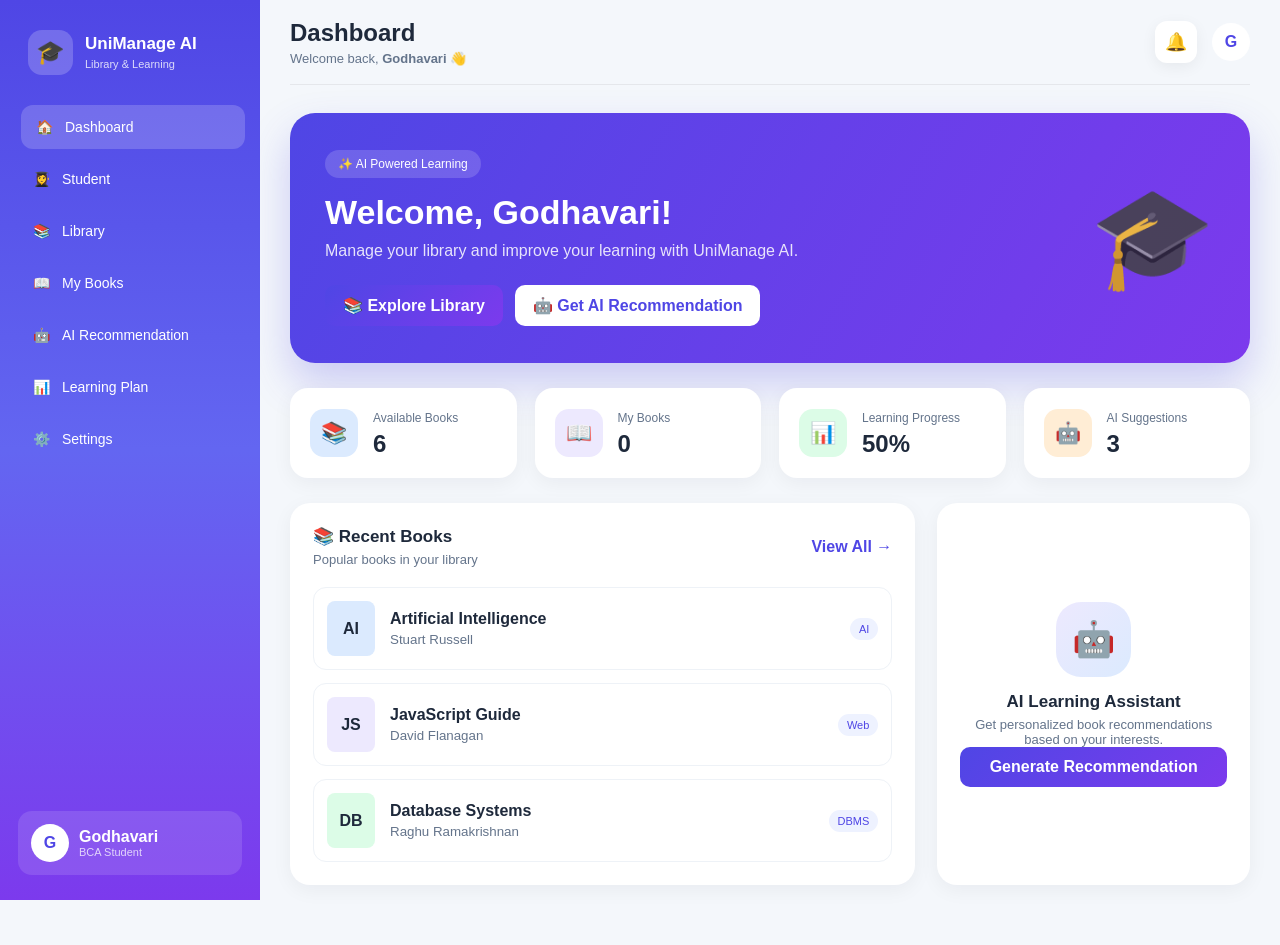
<file: index.html>
<!DOCTYPE html>
<html lang="en">
<head>
    <meta charset="UTF-8">
    <meta name="viewport" content="width=device-width, initial-scale=1.0">
    <title>UniManage AI - Library & Learning</title>
    <link rel="stylesheet" href="style.css">
</head>

<body>

<div class="app">

    <!-- SIDEBAR -->
    <aside class="sidebar">
        <div class="logo">
            <div class="logo-icon">🎓</div>
            <div>
                <h2>UniManage AI</h2>
                <span>Library & Learning</span>
            </div>
        </div>

        <nav>
            <button class="menu active" data-page="dashboard">
                🏠 <span>Dashboard</span>
            </button>

            <button class="menu" data-page="student">
                👩‍🎓 <span>Student</span>
            </button>

            <button class="menu" data-page="library">
                📚 <span>Library</span>
            </button>

            <button class="menu" data-page="mybooks">
                📖 <span>My Books</span>
            </button>

            <button class="menu" data-page="ai">
                🤖 <span>AI Recommendation</span>
            </button>

            <button class="menu" data-page="learning">
                📊 <span>Learning Plan</span>
            </button>

            <button class="menu" data-page="settings">
                ⚙️ <span>Settings</span>
            </button>
        </nav>

        <div class="sidebar-bottom">
            <div class="user-mini">
                <div class="avatar">G</div>
                <div>
                    <strong id="sideName">Godhavari</strong>
                    <small>BCA Student</small>
                </div>
            </div>
        </div>
    </aside>


    <!-- MAIN -->
    <main class="main">

        <!-- TOPBAR -->
        <header class="topbar">
            <div>
                <h2 id="pageTitle">Dashboard</h2>
                <p>Welcome back, <b id="topName">Godhavari</b> 👋</p>
            </div>

            <div class="top-actions">
                <button class="icon-btn" onclick="showNotification()">🔔</button>
                <div class="top-avatar" id="topAvatar">G</div>
            </div>
        </header>


        <!-- ================= DASHBOARD ================= -->
        <section id="dashboard" class="page active-page">

            <div class="hero">
                <div>
                    <span class="badge">✨ AI Powered Learning</span>
                    <h1>Welcome, <span id="dashName">Godhavari</span>!</h1>
                    <p>Manage your library and improve your learning with UniManage AI.</p>

                    <div class="hero-buttons">
                        <button class="primary-btn" onclick="openLibrary()">
                            📚 Explore Library
                        </button>

                        <button class="secondary-btn" onclick="openAI()">
                            🤖 Get AI Recommendation
                        </button>
                    </div>
                </div>

                <div class="hero-icon">🎓</div>
            </div>


            <div class="stats-grid">

                <div class="stat-card">
                    <div class="stat-icon blue">📚</div>
                    <div>
                        <span>Available Books</span>
                        <h2 id="availableCount">6</h2>
                    </div>
                </div>

                <div class="stat-card">
                    <div class="stat-icon purple">📖</div>
                    <div>
                        <span>My Books</span>
                        <h2 id="borrowedCount">0</h2>
                    </div>
                </div>

                <div class="stat-card">
                    <div class="stat-icon green">📊</div>
                    <div>
                        <span>Learning Progress</span>
                        <h2 id="dashProgress">50%</h2>
                    </div>
                </div>

                <div class="stat-card">
                    <div class="stat-icon orange">🤖</div>
                    <div>
                        <span>AI Suggestions</span>
                        <h2 id="aiCount">3</h2>
                    </div>
                </div>

            </div>


            <div class="content-grid">

                <div class="panel">
                    <div class="panel-header">
                        <div>
                            <h3>📚 Recent Books</h3>
                            <p>Popular books in your library</p>
                        </div>

                        <button class="link-btn" onclick="openLibrary()">
                            View All →
                        </button>
                    </div>

                    <div class="book-list">

                        <div class="book-row">
                            <div class="book-cover">AI</div>
                            <div>
                                <strong>Artificial Intelligence</strong>
                                <small>Stuart Russell</small>
                            </div>
                            <span class="category">AI</span>
                        </div>

                        <div class="book-row">
                            <div class="book-cover purple-bg">JS</div>
                            <div>
                                <strong>JavaScript Guide</strong>
                                <small>David Flanagan</small>
                            </div>
                            <span class="category">Web</span>
                        </div>

                        <div class="book-row">
                            <div class="book-cover green-bg">DB</div>
                            <div>
                                <strong>Database Systems</strong>
                                <small>Raghu Ramakrishnan</small>
                            </div>
                            <span class="category">DBMS</span>
                        </div>

                    </div>
                </div>


                <div class="panel ai-panel">
                    <div class="ai-big">🤖</div>
                    <h3>AI Learning Assistant</h3>
                    <p>Get personalized book recommendations based on your interests.</p>

                    <button class="primary-btn full" onclick="openAI()">
                        Generate Recommendation
                    </button>
                </div>

            </div>

        </section>


        <!-- ================= STUDENT ================= -->
        <section id="student" class="page">

            <div class="section-heading">
                <div>
                    <h1>👩‍🎓 Student Profile</h1>
                    <p>Manage your student information.</p>
                </div>

                <button class="primary-btn" onclick="openStudentModal()">
                    ✏️ Edit Profile
                </button>
            </div>

            <div class="profile-grid">

                <div class="profile-card">
                    <div class="large-avatar" id="profileAvatar">G</div>
                    <h2 id="profileName">Godhavari</h2>
                    <p id="profileCourse">BCA Student</p>

                    <div class="profile-badge">🎓 Active Student</div>
                </div>

                <div class="panel">
                    <h3>Personal Information</h3>

                    <div class="info-grid">

                        <div class="info-box">
                            <span>Full Name</span>
                            <strong id="infoName">Godhavari</strong>
                        </div>

                        <div class="info-box">
                            <span>Email</span>
                            <strong id="infoEmail">godhavari@example.com</strong>
                        </div>

                        <div class="info-box">
                            <span>Course</span>
                            <strong id="infoCourse">BCA</strong>
                        </div>

                        <div class="info-box">
                            <span>Department</span>
                            <strong>Computer Applications</strong>
                        </div>

                    </div>
                </div>

            </div>


            <div class="stats-grid">

                <div class="stat-card">
                    <div class="stat-icon blue">📚</div>
                    <div>
                        <span>Books Read</span>
                        <h2 id="booksRead">0</h2>
                    </div>
                </div>

                <div class="stat-card">
                    <div class="stat-icon purple">🏆</div>
                    <div>
                        <span>Achievements</span>
                        <h2>5</h2>
                    </div>
                </div>

                <div class="stat-card">
                    <div class="stat-icon green">🔥</div>
                    <div>
                        <span>Learning Streak</span>
                        <h2>7 Days</h2>
                    </div>
                </div>

            </div>

        </section>


        <!-- ================= LIBRARY ================= -->
        <section id="library" class="page">

            <div class="section-heading">
                <div>
                    <h1>📚 Library</h1>
                    <p>Search and borrow your favorite books.</p>
                </div>
            </div>

            <div class="search-area">

                <div class="search-box">
                    🔍
                    <input
                        type="text"
                        id="searchInput"
                        placeholder="Search books..."
                    >
                </div>

                <select id="categoryFilter">
                    <option value="all">All Categories</option>
                    <option value="AI">AI</option>
                    <option value="Programming">Programming</option>
                    <option value="Database">Database</option>
                    <option value="Web">Web Technology</option>
                </select>

            </div>


            <div class="library-grid" id="libraryGrid">

                <div class="library-card"
                     data-title="Artificial Intelligence"
                     data-author="Stuart Russell"
                     data-category="AI">

                    <div class="book-large">🤖</div>

                    <div>
                        <span class="book-category">AI</span>
                        <h3>Artificial Intelligence</h3>
                        <p>Stuart Russell</p>
                    </div>

                    <button class="primary-btn borrow-btn">
                        Borrow Book
                    </button>
                </div>


                <div class="library-card"
                     data-title="Java Programming"
                     data-author="Herbert Schildt"
                     data-category="Programming">

                    <div class="book-large purple-bg">☕</div>

                    <div>
                        <span class="book-category">Programming</span>
                        <h3>Java Programming</h3>
                        <p>Herbert Schildt</p>
                    </div>

                    <button class="primary-btn borrow-btn">
                        Borrow Book
                    </button>
                </div>


                <div class="library-card"
                     data-title="Database Systems"
                     data-author="Raghu Ramakrishnan"
                     data-category="Database">

                    <div class="book-large green-bg">🗄️</div>

                    <div>
                        <span class="book-category">Database</span>
                        <h3>Database Systems</h3>
                        <p>Raghu Ramakrishnan</p>
                    </div>

                    <button class="primary-btn borrow-btn">
                        Borrow Book
                    </button>
                </div>


                <div class="library-card"
                     data-title="Machine Learning"
                     data-author="Tom Mitchell"
                     data-category="AI">

                    <div class="book-large orange-bg">🧠</div>

                    <div>
                        <span class="book-category">AI</span>
                        <h3>Machine Learning</h3>
                        <p>Tom Mitchell</p>
                    </div>

                    <button class="primary-btn borrow-btn">
                        Borrow Book
                    </button>
                </div>


                <div class="library-card"
                     data-title="Web Development"
                     data-author="Jon Duckett"
                     data-category="Web">

                    <div class="book-large pink-bg">🌐</div>

                    <div>
                        <span class="book-category">Web</span>
                        <h3>Web Development</h3>
                        <p>Jon Duckett</p>
                    </div>

                    <button class="primary-btn borrow-btn">
                        Borrow Book
                    </button>
                </div>


                <div class="library-card"
                     data-title="JavaScript Guide"
                     data-author="David Flanagan"
                     data-category="Programming">

                    <div class="book-large blue-bg">JS</div>

                    <div>
                        <span class="book-category">Programming</span>
                        <h3>JavaScript Guide</h3>
                        <p>David Flanagan</p>
                    </div>

                    <button class="primary-btn borrow-btn">
                        Borrow Book
                    </button>
                </div>

            </div>

        </section>


        <!-- ================= MY BOOKS ================= -->
        <section id="mybooks" class="page">

            <div class="section-heading">
                <div>
                    <h1>📖 My Books</h1>
                    <p>Books currently borrowed by you.</p>
                </div>
            </div>

            <div class="stats-grid">

                <div class="stat-card">
                    <div class="stat-icon blue">📖</div>
                    <div>
                        <span>Borrowed</span>
                        <h2 id="myBooksCount">0</h2>
                    </div>
                </div>

                <div class="stat-card">
                    <div class="stat-icon orange">⏰</div>
                    <div>
                        <span>Due Soon</span>
                        <h2 id="dueSoon">0</h2>
                    </div>
                </div>

                <div class="stat-card">
                    <div class="stat-icon green">✅</div>
                    <div>
                        <span>Completed</span>
                        <h2 id="completedBooks">0</h2>
                    </div>
                </div>

            </div>

            <div class="panel">
                <div id="borrowedBooksList" class="borrowed-list">
                    <div class="empty-state">
                        <div>📚</div>
                        <h3>No books borrowed</h3>
                        <p>Go to Library and borrow a book.</p>

                        <button class="primary-btn" onclick="openLibrary()">
                            Explore Library
                        </button>
                    </div>
                </div>
            </div>

        </section>


        <!-- ================= AI ================= -->
        <section id="ai" class="page">

            <div class="section-heading">
                <div>
                    <h1>🤖 AI Recommendation</h1>
                    <p>Get personalized recommendations.</p>
                </div>
            </div>

            <div class="ai-input-panel">

                <div class="form-group">
                    <label>Your Skills</label>
                    <input
                        type="text"
                        id="skills"
                        value="HTML, CSS, JavaScript"
                        placeholder="Example: Java, Python"
                    >
                </div>

                <div class="form-group">
                    <label>Your Interests</label>
                    <input
                        type="text"
                        id="interests"
                        value="Artificial Intelligence, Web Development"
                        placeholder="Example: AI, Web Development"
                    >
                </div>

                <div class="form-group">
                    <label>Learning Level</label>

                    <select id="level">
                        <option>Beginner</option>
                        <option>Intermediate</option>
                        <option>Advanced</option>
                    </select>
                </div>

                <button class="primary-btn" onclick="generateAI()">
                    ✨ Generate Recommendation
                </button>

            </div>

            <div id="aiResults" class="recommendation-grid">

                <div class="recommend-card">
                    <div class="recommend-icon">🤖</div>
                    <span>Recommended</span>
                    <h3>Artificial Intelligence</h3>
                    <p>Perfect for learning AI fundamentals.</p>
                    <button onclick="viewRecommendation('Artificial Intelligence')">
                        View Details
                    </button>
                </div>

                <div class="recommend-card">
                    <div class="recommend-icon">🌐</div>
                    <span>Recommended</span>
                    <h3>Web Development</h3>
                    <p>Improve your HTML, CSS and JavaScript skills.</p>
                    <button onclick="viewRecommendation('Web Development')">
                        View Details
                    </button>
                </div>

                <div class="recommend-card">
                    <div class="recommend-icon">🧠</div>
                    <span>Recommended</span>
                    <h3>Machine Learning</h3>
                    <p>Learn prediction and intelligent systems.</p>
                    <button onclick="viewRecommendation('Machine Learning')">
                        View Details
                    </button>
                </div>

            </div>

        </section>


        <!-- ================= LEARNING ================= -->
        <section id="learning" class="page">

            <div class="section-heading">
                <div>
                    <h1>📊 Learning Plan</h1>
                    <p>Track your weekly learning progress.</p>
                </div>
            </div>

            <div class="progress-panel">
                <div>
                    <h3>Overall Progress</h3>
                    <p id="learningText">50% completed</p>
                </div>

                <div class="big-progress">
                    <div id="learningProgress"></div>
                </div>
            </div>


            <div class="learning-grid">

                <div class="week-card completed">
                    <span>WEEK 01</span>
                    <h3>HTML & CSS</h3>
                    <p>Learn web page structure and styling.</p>
                    <button class="complete-btn" data-week="1">
                        ✓ Completed
                    </button>
                </div>

                <div class="week-card completed">
                    <span>WEEK 02</span>
                    <h3>JavaScript</h3>
                    <p>Learn variables, functions and DOM.</p>
                    <button class="complete-btn" data-week="2">
                        ✓ Completed
                    </button>
                </div>

                <div class="week-card">
                    <span>WEEK 03</span>
                    <h3>Java & Spring Boot</h3>
                    <p>Learn backend development and REST API.</p>
                    <button class="complete-btn" data-week="3">
                        Mark Complete
                    </button>
                </div>

                <div class="week-card">
                    <span>WEEK 04</span>
                    <h3>AI & Machine Learning</h3>
                    <p>Learn AI concepts and prediction.</p>
                    <button class="complete-btn" data-week="4">
                        Mark Complete
                    </button>
                </div>

            </div>

        </section>


        <!-- ================= SETTINGS ================= -->
        <section id="settings" class="page">

            <div class="section-heading">
                <div>
                    <h1>⚙️ Settings</h1>
                    <p>Customize your UniManage AI experience.</p>
                </div>
            </div>


            <div class="settings-grid">

                <div class="panel">

                    <h3>👤 Profile Settings</h3>

                    <div class="form-group">
                        <label>Name</label>
                        <input id="settingsName" value="Godhavari">
                    </div>

                    <div class="form-group">
                        <label>Email</label>
                        <input
                            id="settingsEmail"
                            value="godhavari@example.com"
                        >
                    </div>

                    <div class="form-group">
                        <label>Course</label>
                        <input
                            id="settingsCourse"
                            value="BCA"
                        >
                    </div>

                    <button class="primary-btn" onclick="saveSettings()">
                        💾 Save Changes
                    </button>

                </div>


                <div class="panel">

                    <h3>🔔 Notifications</h3>

                    <div class="setting-row">
                        <div>
                            <strong>Book Due Reminder</strong>
                            <small>Get reminders before due date.</small>
                        </div>

                        <label class="switch">
                            <input type="checkbox" id="dueNotification" checked>
                            <span></span>
                        </label>
                    </div>

                    <div class="setting-row">
                        <div>
                            <strong>AI Recommendations</strong>
                            <small>Receive new learning suggestions.</small>
                        </div>

                        <label class="switch">
                            <input type="checkbox" id="aiNotification" checked>
                            <span></span>
                        </label>
                    </div>

                </div>


                <div class="panel">

                    <h3>🎨 Appearance</h3>

                    <div class="setting-row">
                        <div>
                            <strong>Dark Mode</strong>
                            <small>Change application appearance.</small>
                        </div>

                        <label class="switch">
                            <input
                                type="checkbox"
                                id="darkMode"
                            >
                            <span></span>
                        </label>
                    </div>

                </div>


                <div class="panel">

                    <h3>🔐 Security</h3>

                    <p class="security-text">
                        Your student information is stored securely.
                    </p>

                    <button class="secondary-btn" onclick="securityCheck()">
                        🔒 Security Check
                    </button>

                </div>

            </div>

        </section>

    </main>
</div>


<!-- ================= STUDENT MODAL ================= -->

<div class="modal-overlay" id="studentModal">

    <div class="modal">

        <button class="close-btn" onclick="closeStudentModal()">×</button>

        <h2>✏️ Edit Student Profile</h2>
        <p>Update your personal information.</p>

        <div class="form-group">
            <label>Name</label>
            <input id="editName">
        </div>

        <div class="form-group">
            <label>Email</label>
            <input id="editEmail">
        </div>

        <div class="form-group">
            <label>Course</label>
            <input id="editCourse">
        </div>

        <button class="primary-btn full" onclick="saveStudentProfile()">
            Save Profile
        </button>

    </div>

</div>


<!-- ================= BOOK MODAL ================= -->

<div class="modal-overlay" id="bookModal">

    <div class="modal">

        <button class="close-btn" onclick="closeBookModal()">×</button>

        <div class="modal-book-icon">📚</div>

        <h2 id="bookModalTitle">Book</h2>

        <p id="bookModalText"></p>

        <button class="primary-btn full" onclick="closeBookModal()">
            Okay
        </button>

    </div>

</div>


<!-- TOAST -->

<div id="toast" class="toast">
    <span id="toastIcon">✓</span>
    <span id="toastText">Success</span>
</div>


<script src="script.js"></script>

</body>
</html>
</file>
<file: style.css>
* {
    margin: 0;
    padding: 0;
    box-sizing: border-box;
    font-family: "Segoe UI", Arial, sans-serif;
}

body {
    background: #f4f7fb;
    color: #1e293b;
}

button,
input,
select {
    font: inherit;
}

button {
    cursor: pointer;
    border: none;
}

.app {
    display: flex;
    min-height: 100vh;
}


/* ================= SIDEBAR ================= */

.sidebar {
    width: 260px;
    min-height: 100vh;
    position: fixed;
    left: 0;
    top: 0;

    background: linear-gradient(
        180deg,
        #4f46e5,
        #6366f1,
        #7c3aed
    );

    color: white;
    padding: 25px 18px;
    z-index: 10;

    display: flex;
    flex-direction: column;
}

.logo {
    display: flex;
    align-items: center;
    gap: 12px;
    padding: 5px 10px 30px;
}

.logo-icon {
    width: 45px;
    height: 45px;
    border-radius: 14px;
    background: rgba(255,255,255,.2);

    display: flex;
    align-items: center;
    justify-content: center;

    font-size: 23px;
}

.logo h2 {
    font-size: 17px;
}

.logo span {
    font-size: 11px;
    opacity: .8;
}

nav {
    display: flex;
    flex-direction: column;
    gap: 8px;
}

.menu {
    width: 100%;
    background: transparent;
    color: white;

    padding: 14px 15px;
    border-radius: 12px;

    text-align: left;
    display: flex;
    gap: 12px;
    align-items: center;

    font-size: 14px;
    transition: .25s;
}

.menu:hover,
.menu.active {
    background: rgba(255,255,255,.18);
    transform: translateX(3px);
}

.sidebar-bottom {
    margin-top: auto;
}

.user-mini {
    display: flex;
    align-items: center;
    gap: 10px;

    padding: 13px;
    background: rgba(255,255,255,.12);
    border-radius: 14px;
}

.avatar,
.top-avatar {
    width: 38px;
    height: 38px;
    border-radius: 50%;

    background: white;
    color: #4f46e5;

    display: flex;
    align-items: center;
    justify-content: center;

    font-weight: bold;
}

.user-mini small {
    display: block;
    font-size: 11px;
    opacity: .75;
}


/* ================= MAIN ================= */

.main {
    margin-left: 260px;
    width: calc(100% - 260px);
    padding: 0 30px 40px;
}

.topbar {
    height: 85px;

    display: flex;
    align-items: center;
    justify-content: space-between;

    border-bottom: 1px solid #e5e7eb;
    margin-bottom: 28px;
}

.topbar h2 {
    font-size: 24px;
}

.topbar p {
    color: #64748b;
    font-size: 13px;
    margin-top: 4px;
}

.top-actions {
    display: flex;
    align-items: center;
    gap: 15px;
}

.icon-btn {
    width: 42px;
    height: 42px;

    border-radius: 12px;
    background: white;

    box-shadow: 0 4px 15px rgba(0,0,0,.06);

    font-size: 18px;
}


/* ================= PAGES ================= */

.page {
    display: none;
    animation: fade .3s ease;
}

.page.active-page {
    display: block;
}

@keyframes fade {
    from {
        opacity: 0;
        transform: translateY(8px);
    }

    to {
        opacity: 1;
        transform: translateY(0);
    }
}


/* ================= HERO ================= */

.hero {
    min-height: 250px;

    padding: 35px;

    border-radius: 25px;

    background:
        linear-gradient(
            120deg,
            #4f46e5,
            #7c3aed
        );

    color: white;

    display: flex;
    justify-content: space-between;
    align-items: center;

    box-shadow: 0 20px 40px rgba(79,70,229,.25);
}

.badge {
    display: inline-block;

    padding: 7px 13px;
    border-radius: 20px;

    background: rgba(255,255,255,.16);

    font-size: 12px;
}

.hero h1 {
    margin-top: 15px;
    font-size: 34px;
}

.hero p {
    margin-top: 10px;
    opacity: .85;
}

.hero-icon {
    font-size: 100px;
    opacity: .85;
}

.hero-buttons {
    display: flex;
    gap: 12px;
    margin-top: 25px;
}


/* ================= BUTTONS ================= */

.primary-btn,
.secondary-btn {
    padding: 11px 18px;
    border-radius: 10px;

    font-weight: 600;
    transition: .2s;
}

.primary-btn {
    color: white;
    background: linear-gradient(
        135deg,
        #4f46e5,
        #7c3aed
    );
}

.primary-btn:hover {
    transform: translateY(-2px);
    box-shadow: 0 8px 18px rgba(79,70,229,.25);
}

.secondary-btn {
    background: white;
    color: #4f46e5;
}

.secondary-btn:hover {
    transform: translateY(-2px);
}

.full {
    width: 100%;
}

.link-btn {
    background: transparent;
    color: #4f46e5;
    font-weight: 600;
}


/* ================= STATS ================= */

.stats-grid {
    display: grid;
    grid-template-columns: repeat(4, 1fr);
    gap: 18px;
    margin: 25px 0;
}

.stat-card {
    background: white;
    border-radius: 18px;
    padding: 20px;

    display: flex;
    align-items: center;
    gap: 15px;

    box-shadow: 0 5px 20px rgba(15,23,42,.05);
}

.stat-card span {
    color: #64748b;
    font-size: 12px;
}

.stat-card h2 {
    margin-top: 4px;
}

.stat-icon {
    width: 48px;
    height: 48px;

    border-radius: 14px;

    display: flex;
    align-items: center;
    justify-content: center;

    font-size: 21px;
}

.blue {
    background: #dbeafe;
}

.purple-bg {
    background: #ede9fe !important;
}

.green-bg {
    background: #dcfce7 !important;
}

.orange-bg {
    background: #ffedd5 !important;
}

.pink-bg {
    background: #fce7f3 !important;
}

.blue-bg {
    background: #dbeafe !important;
}

.purple {
    background: #ede9fe;
}

.green {
    background: #dcfce7;
}

.orange {
    background: #ffedd5;
}


/* ================= CONTENT ================= */

.content-grid {
    display: grid;
    grid-template-columns: 2fr 1fr;
    gap: 22px;
}

.panel {
    background: white;
    border-radius: 20px;
    padding: 23px;

    box-shadow: 0 5px 20px rgba(15,23,42,.05);
    margin-bottom: 20px;
}

.panel-header {
    display: flex;
    justify-content: space-between;
    align-items: center;

    margin-bottom: 20px;
}

.panel h3 {
    font-size: 17px;
}

.panel p {
    color: #64748b;
    font-size: 13px;
    margin-top: 5px;
}


/* ================= BOOK LIST ================= */

.book-list {
    display: flex;
    flex-direction: column;
    gap: 13px;
}

.book-row {
    display: flex;
    align-items: center;
    gap: 15px;

    padding: 13px;

    border: 1px solid #eef2f7;
    border-radius: 13px;
}

.book-cover {
    width: 48px;
    height: 55px;

    border-radius: 8px;

    background: #dbeafe;

    display: flex;
    align-items: center;
    justify-content: center;

    font-weight: bold;
}

.book-row div:nth-child(2) {
    flex: 1;
}

.book-row small {
    display: block;
    color: #64748b;
    margin-top: 4px;
}

.category,
.book-category {
    font-size: 11px;
    padding: 5px 9px;

    border-radius: 20px;

    background: #eef2ff;
    color: #4f46e5;
}


/* ================= AI PANEL ================= */

.ai-panel {
    text-align: center;
    display: flex;
    flex-direction: column;
    align-items: center;
    justify-content: center;
}

.ai-big {
    width: 75px;
    height: 75px;

    border-radius: 25px;

    background: linear-gradient(
        135deg,
        #ede9fe,
        #dbeafe
    );

    display: flex;
    align-items: center;
    justify-content: center;

    font-size: 35px;
    margin-bottom: 15px;
}


/* ================= HEADINGS ================= */

.section-heading {
    display: flex;
    justify-content: space-between;
    align-items: center;

    margin-bottom: 25px;
}

.section-heading h1 {
    font-size: 27px;
}

.section-heading p {
    color: #64748b;
    margin-top: 5px;
}


/* ================= PROFILE ================= */

.profile-grid {
    display: grid;
    grid-template-columns: 280px 1fr;
    gap: 20px;
    margin-bottom: 22px;
}

.profile-card {
    background: linear-gradient(
        135deg,
        #4f46e5,
        #7c3aed
    );

    color: white;

    border-radius: 20px;
    padding: 30px;

    text-align: center;
}

.large-avatar {
    width: 85px;
    height: 85px;

    margin: auto auto 15px;

    border-radius: 50%;

    background: white;
    color: #4f46e5;

    display: flex;
    align-items: center;
    justify-content: center;

    font-size: 32px;
    font-weight: bold;
}

.profile-card p {
    opacity: .8;
}

.profile-badge {
    margin-top: 18px;
    padding: 8px;

    background: rgba(255,255,255,.15);
    border-radius: 10px;

    font-size: 12px;
}

.info-grid {
    display: grid;
    grid-template-columns: 1fr 1fr;
    gap: 15px;
    margin-top: 20px;
}

.info-box {
    padding: 15px;

    background: #f8fafc;
    border-radius: 12px;
}

.info-box span {
    display: block;
    color: #64748b;
    font-size: 12px;
    margin-bottom: 5px;
}


/* ================= LIBRARY ================= */

.search-area {
    display: flex;
    gap: 15px;
    margin-bottom: 22px;
}

.search-box {
    flex: 1;

    display: flex;
    align-items: center;
    gap: 10px;

    background: white;

    padding: 12px 16px;

    border-radius: 12px;
    border: 1px solid #e2e8f0;
}

.search-box input {
    border: none;
    outline: none;
    width: 100%;
}

.search-area select {
    padding: 12px 18px;

    border: 1px solid #e2e8f0;
    border-radius: 12px;

    background: white;
}

.library-grid {
    display: grid;
    grid-template-columns: repeat(3, 1fr);
    gap: 20px;
}

.library-card {
    background: white;

    border-radius: 20px;
    padding: 20px;

    box-shadow: 0 5px 20px rgba(15,23,42,.05);

    transition: .25s;
}

.library-card:hover {
    transform: translateY(-5px);
}

.book-large {
    height: 100px;

    border-radius: 15px;

    background: #dbeafe;

    display: flex;
    align-items: center;
    justify-content: center;

    font-size: 40px;

    margin-bottom: 15px;
}

.library-card h3 {
    margin: 9px 0 5px;
}

.library-card p {
    color: #64748b;
    margin-bottom: 15px;
}

.library-card .primary-btn {
    width: 100%;
}


/* ================= AI ================= */

.ai-input-panel {
    background: white;
    padding: 25px;

    border-radius: 20px;

    display: grid;
    grid-template-columns: 1fr 1fr 180px auto;
    gap: 15px;
    align-items: end;

    margin-bottom: 25px;
}

.form-group label {
    display: block;
    font-size: 12px;
    font-weight: 600;
    margin-bottom: 7px;
}

.form-group input,
.form-group select {
    width: 100%;

    padding: 12px;

    border: 1px solid #dbe2ea;
    border-radius: 10px;

    outline: none;
}

.form-group input:focus,
.form-group select:focus {
    border-color: #6366f1;
}

.recommendation-grid {
    display: grid;
    grid-template-columns: repeat(3, 1fr);
    gap: 20px;
}

.recommend-card {
    background: white;

    padding: 22px;
    border-radius: 20px;

    box-shadow: 0 5px 20px rgba(15,23,42,.05);
}

.recommend-icon {
    font-size: 35px;
    margin-bottom: 12px;
}

.recommend-card span {
    color: #4f46e5;
    font-size: 11px;
    font-weight: bold;
}

.recommend-card h3 {
    margin: 8px 0;
}

.recommend-card p {
    color: #64748b;
    font-size: 13px;
    margin-bottom: 15px;
}

.recommend-card button {
    background: #eef2ff;
    color: #4f46e5;

    padding: 9px 13px;
    border-radius: 9px;
}


/* ================= LEARNING ================= */

.progress-panel {
    background: white;
    padding: 25px;

    border-radius: 20px;
    margin-bottom: 25px;
}

.big-progress {
    height: 12px;

    background: #e2e8f0;
    border-radius: 20px;

    margin-top: 15px;
    overflow: hidden;
}

#learningProgress {
    width: 50%;
    height: 100%;

    background: linear-gradient(
        90deg,
        #4f46e5,
        #8b5cf6
    );

    transition: .4s;
}

.learning-grid {
    display: grid;
    grid-template-columns: repeat(4, 1fr);
    gap: 18px;
}

.week-card {
    background: white;
    padding: 22px;

    border-radius: 18px;

    border-left: 5px solid #cbd5e1;

    box-shadow: 0 5px 20px rgba(15,23,42,.05);
}

.week-card.completed {
    border-left-color: #22c55e;
}

.week-card span {
    font-size: 11px;
    color: #6366f1;
    font-weight: bold;
}

.week-card h3 {
    margin: 10px 0;
}

.week-card p {
    color: #64748b;
    font-size: 13px;
    min-height: 40px;
}

.complete-btn {
    margin-top: 15px;

    padding: 9px 13px;

    border-radius: 9px;

    background: #eef2ff;
    color: #4f46e5;

    font-size: 12px;
    font-weight: 600;
}

.week-card.completed .complete-btn {
    background: #dcfce7;
    color: #15803d;
}


/* ================= MY BOOKS ================= */

.borrowed-list {
    display: flex;
    flex-direction: column;
    gap: 15px;
}

.borrowed-book {
    border: 1px solid #e5e7eb;

    padding: 18px;

    border-radius: 15px;

    display: flex;
    align-items: center;
    gap: 15px;
}

.borrowed-book-info {
    flex: 1;
}

.borrowed-book-info h3 {
    margin-bottom: 5px;
}

.borrowed-book-info p {
    color: #64748b;
    font-size: 12px;
}

.book-progress {
    width: 150px;
}

.progress-line {
    height: 7px;
    background: #e2e8f0;
    border-radius: 10px;
    overflow: hidden;
    margin-top: 7px;
}

.progress-line div {
    height: 100%;
    background: #6366f1;
}

.book-actions {
    display: flex;
    gap: 8px;
}

.small-btn {
    padding: 8px 11px;
    border-radius: 8px;
    font-size: 12px;
    font-weight: 600;
}

.continue-btn {
    background: #eef2ff;
    color: #4f46e5;
}

.return-btn {
    background: #fee2e2;
    color: #dc2626;
}

.empty-state {
    text-align: center;
    padding: 45px 20px;
}

.empty-state div {
    font-size: 50px;
}

.empty-state h3 {
    margin: 10px;
}


/* ================= SETTINGS ================= */

.settings-grid {
    display: grid;
    grid-template-columns: 1fr 1fr;
    gap: 20px;
}

.setting-row {
    display: flex;
    align-items: center;
    justify-content: space-between;

    padding: 15px 0;
    border-bottom: 1px solid #eef2f7;
}

.setting-row small {
    display: block;
    color: #64748b;
    margin-top: 4px;
}


/* SWITCH */

.switch {
    position: relative;
    width: 48px;
    height: 25px;
}

.switch input {
    display: none;
}

.switch span {
    position: absolute;
    inset: 0;

    background: #cbd5e1;
    border-radius: 20px;

    cursor: pointer;
    transition: .3s;
}

.switch span::after {
    content: "";

    width: 19px;
    height: 19px;

    position: absolute;
    top: 3px;
    left: 3px;

    background: white;
    border-radius: 50%;

    transition: .3s;
}

.switch input:checked + span {
    background: #6366f1;
}

.switch input:checked + span::after {
    transform: translateX(23px);
}

.security-text {
    color: #64748b;
    font-size: 13px;
    margin: 15px 0;
}


/* ================= MODAL ================= */

.modal-overlay {
    position: fixed;
    inset: 0;

    background: rgba(15,23,42,.55);

    display: none;
    align-items: center;
    justify-content: center;

    z-index: 100;
    padding: 20px;
}

.modal-overlay.show {
    display: flex;
}

.modal {
    width: 430px;
    max-width: 100%;

    background: white;

    border-radius: 22px;
    padding: 28px;

    position: relative;

    animation: modalShow .25s ease;
}

@keyframes modalShow {
    from {
        transform: scale(.9);
        opacity: 0;
    }

    to {
        transform: scale(1);
        opacity: 1;
    }
}

.modal h2 {
    margin-bottom: 5px;
}

.modal > p {
    color: #64748b;
    margin-bottom: 20px;
}

.modal .form-group {
    margin-bottom: 15px;
}

.close-btn {
    position: absolute;
    right: 15px;
    top: 12px;

    width: 32px;
    height: 32px;

    border-radius: 50%;

    background: #f1f5f9;

    font-size: 20px;
}

.modal-book-icon {
    font-size: 50px;
    margin-bottom: 10px;
}


/* ================= TOAST ================= */

.toast {
    position: fixed;

    right: 25px;
    bottom: 25px;

    background: #0f172a;
    color: white;

    padding: 14px 20px;

    border-radius: 12px;

    display: flex;
    align-items: center;
    gap: 10px;

    transform: translateY(100px);
    opacity: 0;

    transition: .3s;

    z-index: 200;
}

.toast.show {
    transform: translateY(0);
    opacity: 1;
}


/* ================= DARK MODE ================= */

body.dark {
    background: #0f172a;
    color: #e2e8f0;
}

body.dark .topbar {
    border-color: #334155;
}

body.dark .panel,
body.dark .stat-card,
body.dark .library-card,
body.dark .recommend-card,
body.dark .week-card,
body.dark .ai-input-panel,
body.dark .progress-panel,
body.dark .search-box,
body.dark .search-area select,
body.dark .icon-btn,
body.dark .modal {
    background: #1e293b;
    color: #e2e8f0;
}

body.dark .book-row,
body.dark .borrowed-book,
body.dark .info-box,
body.dark .setting-row {
    border-color: #334155;
}

body.dark .info-box {
    background: #0f172a;
}

body.dark input,
body.dark select {
    background: #0f172a;
    color: white;
    border-color: #475569;
}

body.dark .topbar p,
body.dark .panel p,
body.dark .library-card p,
body.dark .recommend-card p,
body.dark .week-card p,
body.dark .security-text {
    color: #94a3b8;
}


/* ================= MOBILE ================= */

@media (max-width: 1100px) {

    .stats-grid {
        grid-template-columns: repeat(2, 1fr);
    }

    .library-grid,
    .recommendation-grid,
    .learning-grid {
        grid-template-columns: repeat(2, 1fr);
    }

    .ai-input-panel {
        grid-template-columns: 1fr 1fr;
    }
}


@media (max-width: 800px) {

    .sidebar {
        width: 75px;
        padding: 20px 10px;
    }

    .logo div:not(.logo-icon),
    .menu span,
    .user-mini div:not(.avatar) {
        display: none;
    }

    .menu {
        justify-content: center;
        font-size: 20px;
    }

    .main {
        margin-left: 75px;
        width: calc(100% - 75px);
        padding: 0 15px 30px;
    }

    .content-grid,
    .profile-grid,
    .settings-grid {
        grid-template-columns: 1fr;
    }

    .hero {
        padding: 25px;
    }

    .hero-icon {
        display: none;
    }

    .library-grid,
    .recommendation-grid,
    .learning-grid {
        grid-template-columns: 1fr;
    }
}


@media (max-width: 550px) {

    .stats-grid {
        grid-template-columns: 1fr;
    }

    .hero h1 {
        font-size: 25px;
    }

    .hero-buttons {
        flex-direction: column;
    }

    .search-area {
        flex-direction: column;
    }

    .ai-input-panel {
        grid-template-columns: 1fr;
    }

    .info-grid {
        grid-template-columns: 1fr;
    }

    .borrowed-book {
        flex-direction: column;
        align-items: flex-start;
    }

    .book-progress {
        width: 100%;
    }

    .book-actions {
        width: 100%;
    }
}
</file>
